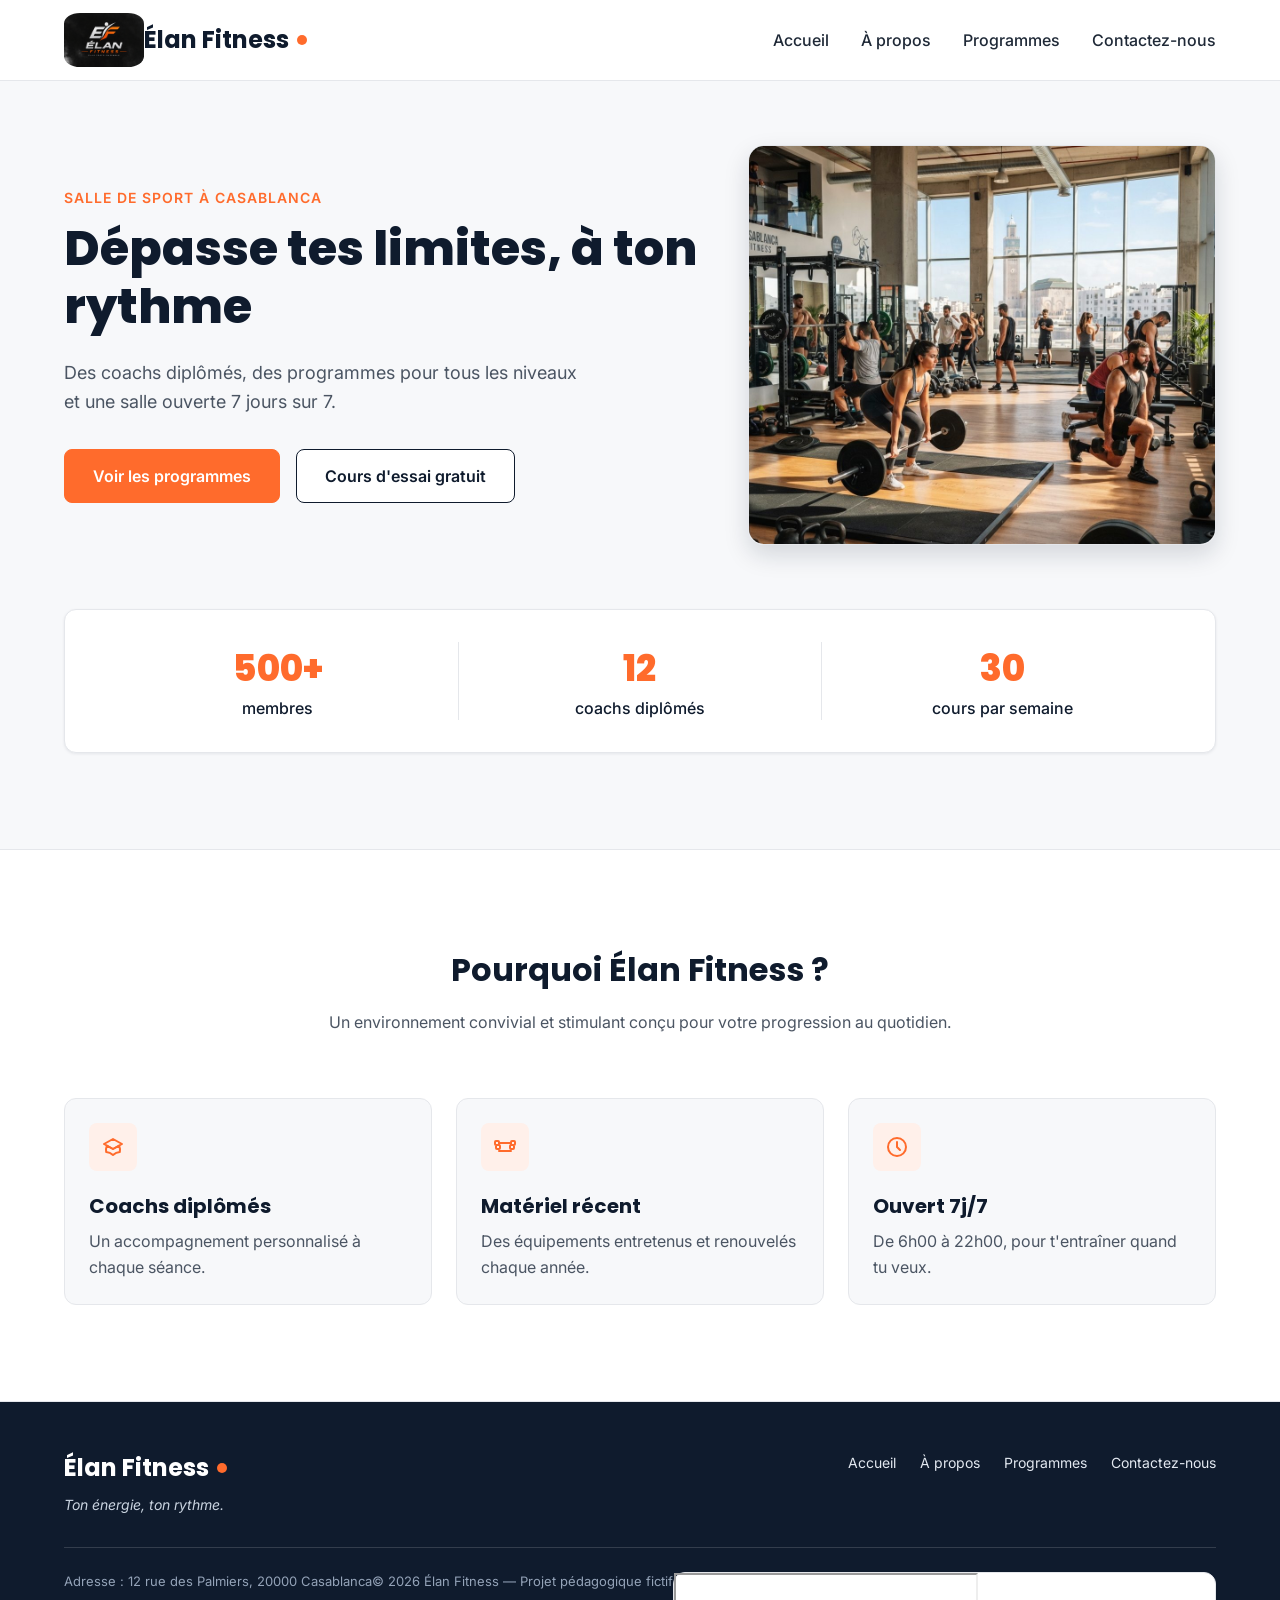
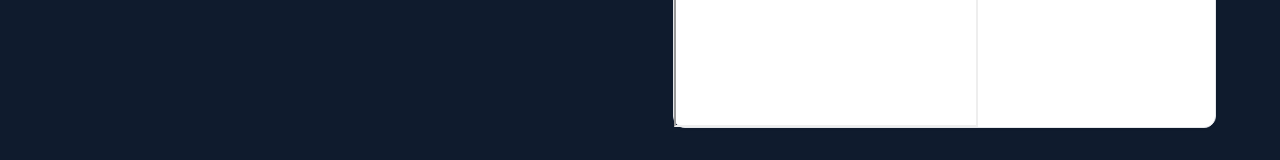
<file: index.html>
<html lang="fr">
<head>
  <meta charset="UTF-8">
  <meta name="viewport" content="width=device-width, initial-scale=1">
  <meta name="description" content="Élan Fitness, salle de sport à Casablanca : musculation, yoga, cardio et boxe fitness avec des coachs diplômés. Réservez votre cours d'essai gratuit.">
  <title>Élan Fitness | Salle de sport à Casablanca</title>
  <link rel="icon" type="image/png" href="./Logof.png">

  <link rel="preconnect" href="https://fonts.googleapis.com">
  <link rel="preconnect" href="https://fonts.gstatic.com" crossorigin>
  <link href="https://fonts.googleapis.com/css2?family=Inter:wght@400;500;600&family=Poppins:wght@600;700;800&display=swap" rel="stylesheet">
   <meta name="viewport" content="width=device-width, initial-scale=1.0">
 

 <link rel="stylesheet" href="style.css">
</head>

<body>


<header class="en-tete">
  <div class="conteneur en-tete-contenu">

    <a href="index.html" class="logo">
      <img id="imlogo" src="Logof.png" alt="Logo Élan Fitness">
      Élan Fitness
    </a>

    <input type="checkbox" id="menu-toggle">

    <label for="menu-toggle" class="burger">
      <span></span>
      <span></span>
      <span></span>
    </label>

    <nav class="navigation-principale"
         aria-label="Navigation principale">
      <ul class="menu">
        <li><a href="index.html">Accueil</a></li>
        <li><a href="a-propos.html">À propos</a></li>
        <li><a href="programmes.html">Programmes</a></li>
        <li><a href="contacte.html">Contactez-nous</a></li>
      </ul>
    </nav>

  </div>
</header>


  <main>

    <section id="accueil" class="hero">
      <div class="conteneur">
        

        <div class="hero-contenu" >
          <div class="hero-texte">
            <p class="sur-titre">Salle de sport à Casablanca</p>
            <h1>Dépasse tes limites, à ton rythme</h1>
            <p class="hero-description">
              Des coachs diplômés, des programmes pour tous les niveaux et une salle ouverte 7 jours sur 7.
            </p>
            <div class="boutons">
              <a href="#programmes" class="bouton bouton-principal">Voir les programmes</a>
              <a href="#contact" class="bouton bouton-secondaire">Cours d'essai gratuit</a>
            </div>
          </div>

          <img class="hero-image" src="img/hero.jpg" alt="Des personnes s'entraînent dans une salle de sport lumineuse à Casablanca">
        </div>

        <div class="chiffres">
          <div class="chiffre">
            <p class="chiffre-nombre">500+</p>
            <p>membres</p>
          </div>
          <div class="chiffre">
            <p class="chiffre-nombre">12</p>
            <p>coachs diplômés</p>
          </div>
          <div class="chiffre">
            <p class="chiffre-nombre">30</p>
            <p>cours par semaine</p>
          </div>
        </div>

      </div>
    </section>

    <section class="section section-blanche">
      <div class="conteneur">

        <div class="section-titre">
          <h2>Pourquoi Élan Fitness ?</h2>
          <p>Un environnement convivial et stimulant conçu pour votre progression au quotidien.</p>
        </div>

        <div class="cartes">
          <article class="carte carte-avantage">
            <div class="icone"><img src="img/icone-coach.svg" alt=""></div>
            <h3>Coachs diplômés</h3>
            <p>Un accompagnement personnalisé à chaque séance.</p>
          </article>

          <article class="carte carte-avantage">
            <div class="icone"><img src="img/icone-materiel.svg" alt=""></div>
            <h3>Matériel récent</h3>
            <p>Des équipements entretenus et renouvelés chaque année.</p>
          </article>

          <article class="carte carte-avantage">
            <div class="icone"><img src="img/icone-horloge.svg" alt=""></div>
            <h3>Ouvert 7j/7</h3>
            <p>De 6h00 à 22h00, pour t'entraîner quand tu veux.</p>
          </article>
        </div>

      </div>
    </section>
  </main>

    <footer class="pied-de-page">
    <div class="conteneur">

      <div class="pied-haut">
        <div>
          <p class="logo logo-clair">Élan Fitness</p>
          <p class="slogan">Ton énergie, ton rythme.</p>
        </div>

        <nav aria-label="Navigation du pied de page">
          <ul class="menu menu-pied">
            <li><a href="index.html">Accueil</a></li>
            <li><a href="a-propos.html">À propos</a></li>
            <li><a href="programmes.html">Programmes</a></li>
            <li><a href="contacte.html">Contactez-nous</a></li>

          </ul>
        </nav>
      </div>

      <div class="pied-bas">
        <p>Adresse : 12 rue des Palmiers, 20000 Casablanca</p>
        <p>&copy; 2026 Élan Fitness — Projet pédagogique fictif</p>
        <div class="carte carte-maps">
  <iframe src="https://www.google.com/maps/embed?pb=!1m18!1m12!1m3!1d3372.7042066580752!2d-9.237788524661799!3d32.29292970856828!2m3!1f0!2f0!3f0!3m2!1i1024!2i768!4f13.1!3m3!1m2!1s0xdac211719897669%3A0x6f59fa5bb517f58a!2sYouCode%20Safi!5e0!3m2!1sfr!2sma!4v1791378780423!5m2!1sfr!2sma"referrerpolicy="strict-origin-when-cross-origin"></iframe>
        </div>

      </div>

    </div>

  </footer>

</body>
</html>
</file>
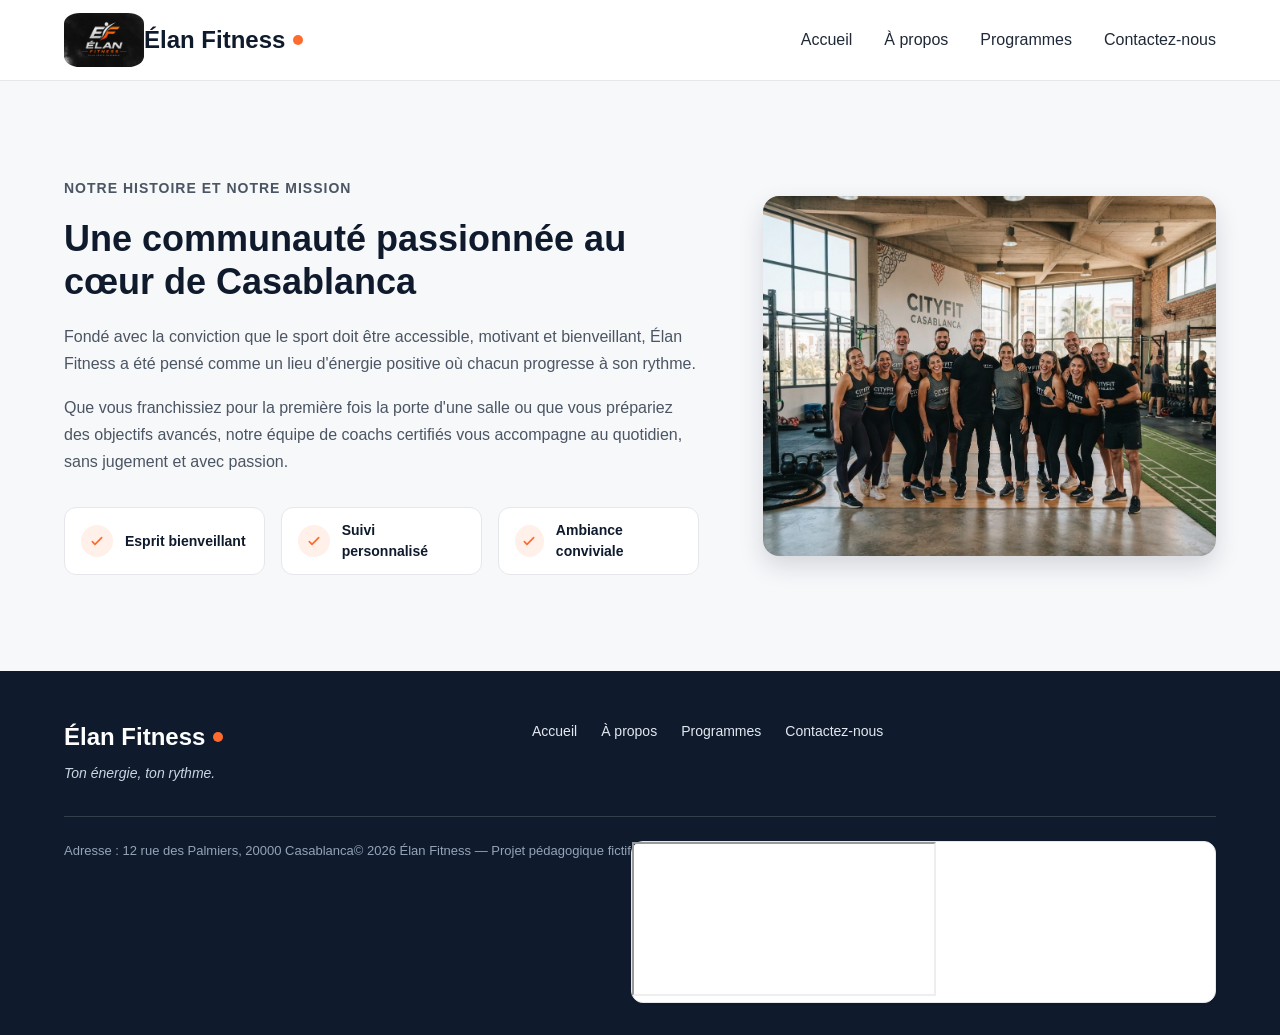
<file: a-propos.html>
<!DOCTYPE html>
 <html lang="en">
 <head>
    <meta charset="UTF-8">
    <meta name="viewport" content="width=device-width, initial-scale=1.0">
    <title>a-propos</title>
    <link rel="stylesheet" href="style.css">
      <link rel="icon" type="image/png" href="./Logof.png">
<meta name="viewport" content="width=device-width, initial-scale=1.0">
 <header class="en-tete">
  <div class="conteneur en-tete-contenu">

    <a href="index.html" class="logo">
      <img id="imlogo" src="Logof.png" alt="Logo Élan Fitness">
      Élan Fitness
    </a>

    <input type="checkbox" id="menu-toggle">

    <label for="menu-toggle" class="burger">
      <span></span>
      <span></span>
      <span></span>
    </label>

    <nav class="navigation-principale"
         aria-label="Navigation principale">
      <ul class="menu">
        <li><a href="index.html">Accueil</a></li>
        <li><a href="a-propos.html">À propos</a></li>
        <li><a href="programmes.html">Programmes</a></li>
        <li><a href="contacte.html">Contactez-nous</a></li>
      </ul>
    </nav>

  </div>
</header>


    <section id="a-propos" class="section">
      <div class="conteneur apropos-contenu">

        <div class="apropos-texte">
          <p class="sur-titre">Notre histoire et notre mission</p>
          <h2>Une communauté passionnée au cœur de Casablanca</h2>
          <p>
            Fondé avec la conviction que le sport doit être accessible, motivant et bienveillant,
            Élan Fitness a été pensé comme un lieu d'énergie positive où chacun progresse à son rythme.
          </p>
          <p>
            Que vous franchissiez pour la première fois la porte d'une salle ou que vous prépariez des
            objectifs avancés, notre équipe de coachs certifiés vous accompagne au quotidien, sans
            jugement et avec passion.
          </p>

          <ul class="valeurs">
            <li class="valeur">
              <div class="icone icone-petite"><img src="img/icone-check.svg" alt=""></div>
              <span>Esprit bienveillant</span>
            </li>
            <li class="valeur">
              <div class="icone icone-petite"><img src="img/icone-check.svg" alt=""></div>
              <span>Suivi personnalisé</span>
            </li>
            <li class="valeur">
              <div class="icone icone-petite"><img src="img/icone-check.svg" alt=""></div>
              <span>Ambiance conviviale</span>
            </li>
          </ul>
        </div>

        <img class="apropos-image" src="img/equipe.jpg" alt="L'équipe de coachs d'Élan Fitness réunie dans la salle">

      </div>
    </section>
     <footer class="pied-de-page">
    <div class="conteneur">

      <div class="pied-haut">
        <div>
          <p class="logo logo-clair">Élan Fitness</p>
          <p class="slogan">Ton énergie, ton rythme.</p>
        </div>

        <nav aria-label="Navigation du pied de page">
          <ul class="menu menu-pied">
            <li><a href="index.html">Accueil</a></li>
            <li><a href="a-propos.html">À propos</a></li>
            <li><a href="programmes.html">Programmes</a></li>
            <li><a href="contacte.html">Contactez-nous</li>

          </ul>
        </nav>
      </div>

      <div class="pied-bas">
        <p>Adresse : 12 rue des Palmiers, 20000 Casablanca</p>
        <p>&copy; 2026 Élan Fitness — Projet pédagogique fictif</p>
        <div class="carte carte-maps">
  <iframe src="https://www.google.com/maps/embed?pb=!1m18!1m12!1m3!1d3372.7042066580752!2d-9.237788524661799!3d32.29292970856828!2m3!1f0!2f0!3f0!3m2!1i1024!2i768!4f13.1!3m3!1m2!1s0xdac211719897669%3A0x6f59fa5bb517f58a!2sYouCode%20Safi!5e0!3m2!1sfr!2sma!4v1791378780423!5m2!1sfr!2sma"referrerpolicy="strict-origin-when-cross-origin"></iframe>
        </div>

      </div>

    </div>

  </footer>
    

 </body>
 </html>
</file>
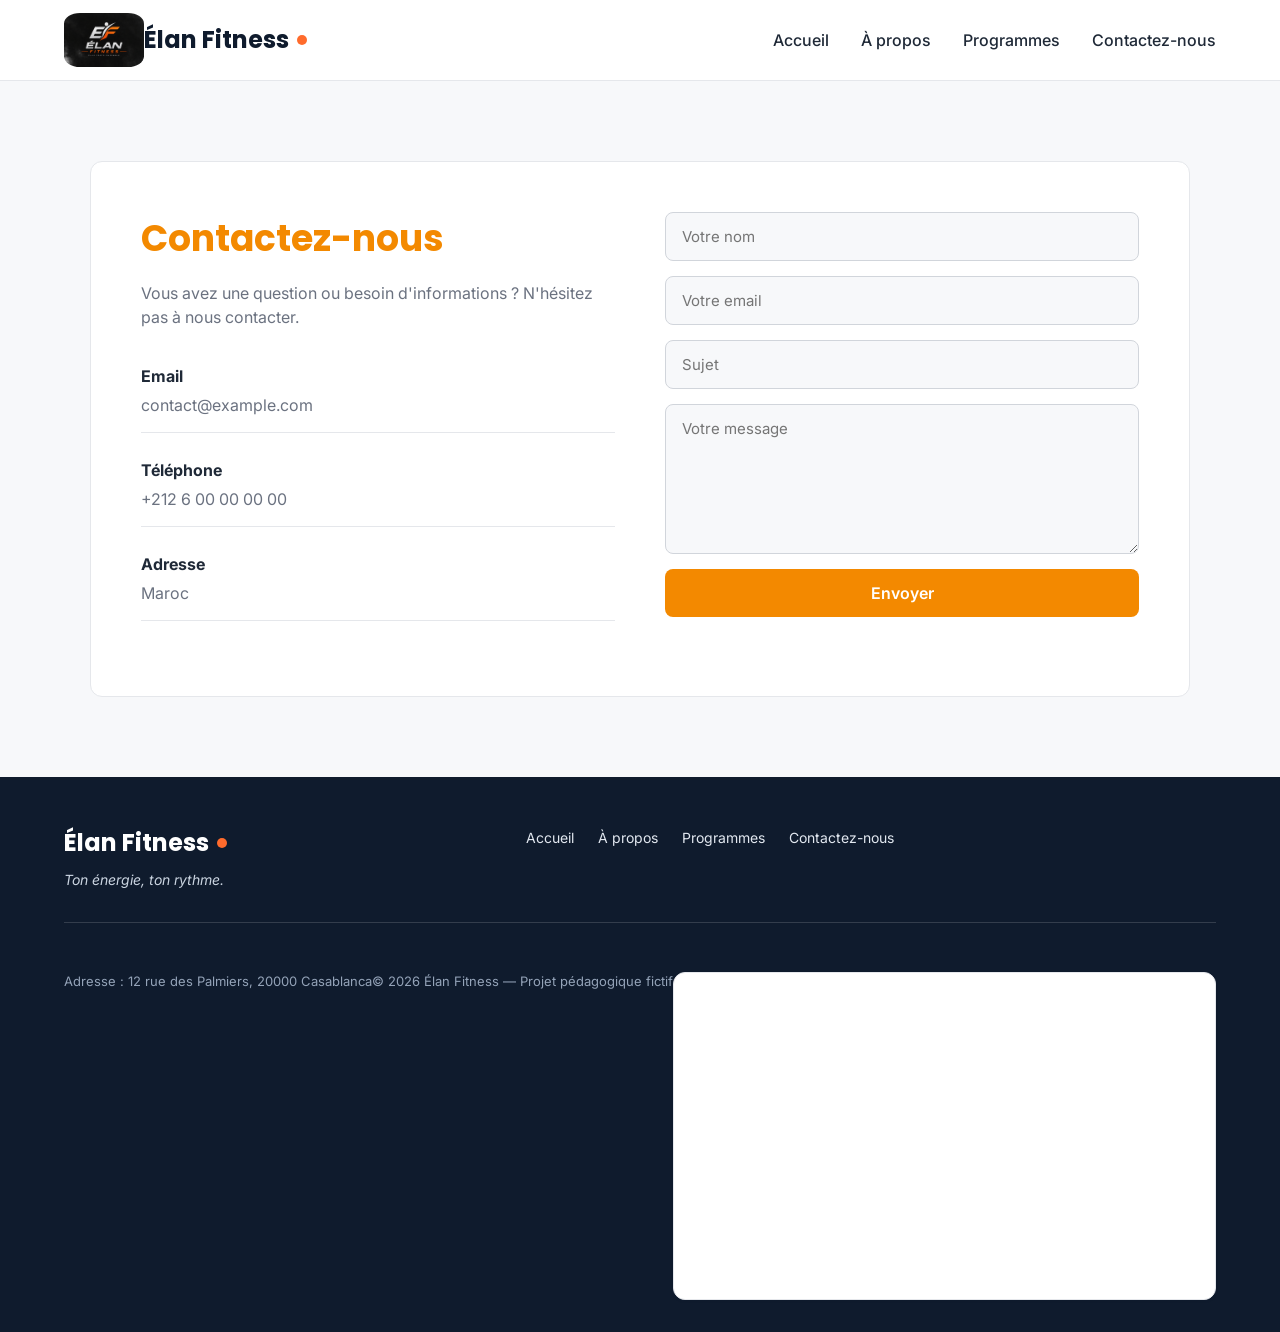
<file: contacte.html>
<!DOCTYPE html>
<html lang="en">
<head>
  <meta charset="UTF-8">
  <meta name="viewport" content="width=device-width, initial-scale=1">
  <meta name="description" content="Élan Fitness, salle de sport à Casablanca : musculation, yoga, cardio et boxe fitness avec des coachs diplômés. Réservez votre cours d'essai gratuit.">
  <title>Élan Fitness | Salle de sport à Casablanca</title>
  <link rel="icon" type="image/png" href="./Logof.png">

  <link rel="preconnect" href="https://fonts.googleapis.com">
  <link rel="preconnect" href="https://fonts.gstatic.com" crossorigin>
  <link href="https://fonts.googleapis.com/css2?family=Inter:wght@400;500;600&family=Poppins:wght@600;700;800&display=swap" rel="stylesheet">
   <meta name="viewport" content="width=device-width, initial-scale=1.0">
 
<link rel="stylesheet" href="stylecon.css">
 <link rel="stylesheet" href="style.css">
</head>
<body>
 <header class="en-tete">
  <div class="conteneur en-tete-contenu">

    <a href="index.html" class="logo">
      <img id="imlogo" src="Logof.png" alt="Logo Élan Fitness">
      Élan Fitness
    </a>

    <input type="checkbox" id="menu-toggle">

    <label for="menu-toggle" class="burger">
      <span></span>
      <span></span>
      <span></span>
    </label>

    <nav class="navigation-principale"
         aria-label="Navigation principale">
      <ul class="menu">
        <li><a href="index.html">Accueil</a></li>
        <li><a href="a-propos.html">À propos</a></li>
        <li><a href="programmes.html">Programmes</a></li>
        <li><a href="contacte.html">Contactez-nous</a></li>
      </ul>
    </nav>

  </div>
</header>

  
  <main>
    <section class="contact">
    <div class="contact-container">

        <div class="contact-info">
            <h2>Contactez-nous</h2>
            <p>
                Vous avez une question ou besoin d'informations ?
                N'hésitez pas à nous contacter.
            </p>

            <div class="info-item">
                <strong>Email</strong>
                <span>contact@example.com</span>
            </div>

            <div class="info-item">
                <strong>Téléphone</strong>
                <span>+212 6 00 00 00 00</span>
            </div>

            <div class="info-item">
                <strong>Adresse</strong>
                <span>Maroc</span>
            </div>
        </div>

        <form class="contact-form">
            <input type="text" placeholder="Votre nom">
            <input type="email" placeholder="Votre email">
            <input type="text" placeholder="Sujet">
            <textarea placeholder="Votre message"></textarea>
            <button type="submit">Envoyer</button>
        </form>

    </div>
</section>
  </main>

  <footer class="pied-de-page">
    <div class="conteneur">

      <div class="pied-haut">
        <div>
          <p class="logo logo-clair">Élan Fitness</p>
          <p class="slogan">Ton énergie, ton rythme.</p>
        </div>

        <nav aria-label="Navigation du pied de page">
          <ul class="menu menu-pied">
            <li><a href="index.html">Accueil</a></li>
            <li><a href="a-propos.html">À propos</a></li>
            <li><a href="programmes.html">Programmes</a></li>
            <li><a href="contacte.html">Contactez-nous</li>

          </ul>
        </nav>
      </div>

      <div class="pied-bas">
        <p>Adresse : 12 rue des Palmiers, 20000 Casablanca</p>
        <p>&copy; 2026 Élan Fitness — Projet pédagogique fictif</p>
        <div class="carte carte-maps">
  <iframe src="https://www.google.com/maps/embed?pb=!1m18!1m12!1m3!1d3372.7042066580752!2d-9.237788524661799!3d32.29292970856828!2m3!1f0!2f0!3f0!3m2!1i1024!2i768!4f13.1!3m3!1m2!1s0xdac211719897669%3A0x6f59fa5bb517f58a!2sYouCode%20Safi!5e0!3m2!1sfr!2sma!4v1791378780423!5m2!1sfr!2sma"referrerpolicy="strict-origin-when-cross-origin"></iframe>        </div>

      </div>

    </div>

  </footer>
    
</body>
</html>
</file>
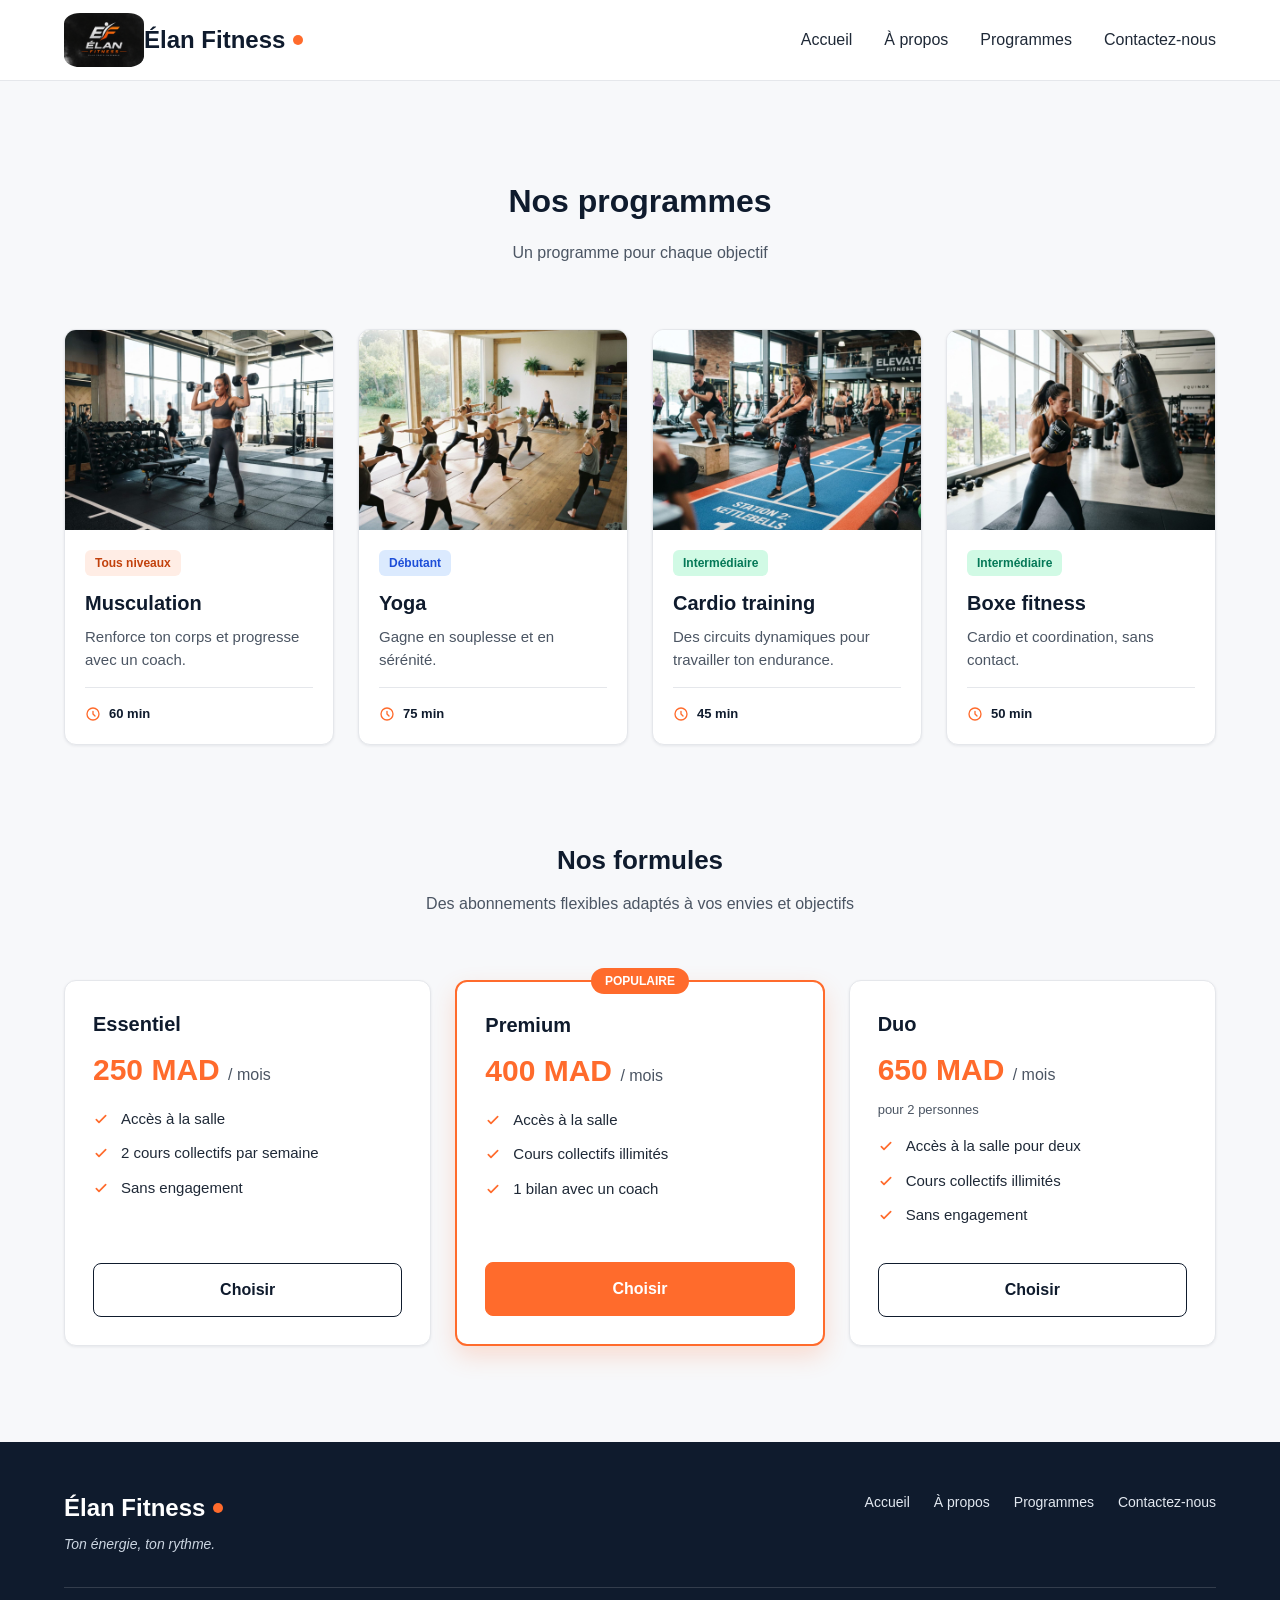
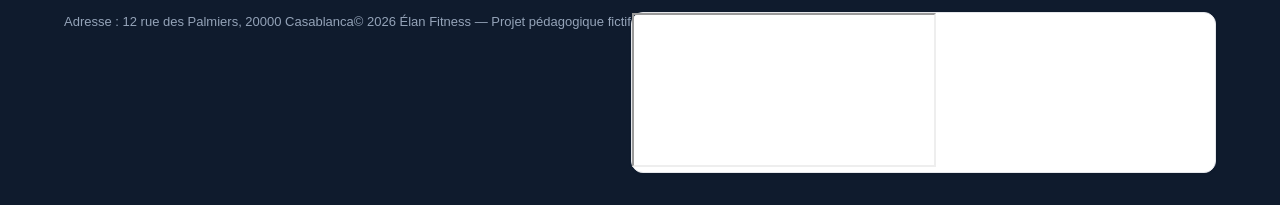
<file: programmes.html>
<!DOCTYPE html>
<html lang="en">
<head>
  <meta charset="UTF-8">
  <meta name="viewport" content="width=device-width, initial-scale=1.0">
  <title>programmes</title>
  <link rel="stylesheet" href="style.css">
    <link rel="icon" type="image/png" href="./Logof.png">
<meta name="viewport" content="width=device-width, initial-scale=1.0">
</head>
<body>
<header class="en-tete">
  <div class="conteneur en-tete-contenu">

    <a href="index.html" class="logo">
      <img id="imlogo" src="Logof.png" alt="Logo Élan Fitness">
      Élan Fitness
    </a>

    <input type="checkbox" id="menu-toggle">

    <label for="menu-toggle" class="burger">
      <span></span>
      <span></span>
      <span></span>
    </label>

    <nav class="navigation-principale"
         aria-label="Navigation principale">
      <ul class="menu">
        <li><a href="index.html">Accueil</a></li>
        <li><a href="a-propos.html">À propos</a></li>
        <li><a href="programmes.html">Programmes</a></li>
        <li><a href="contacte.html">Contactez-nous</a></li>
      </ul>
    </nav>

  </div>
</header>


  <section id="programmes" class="section">
      <div class="conteneur">

        <div class="section-titre">
          <h2>Nos programmes</h2>
          <p>Un programme pour chaque objectif</p>
        </div>

        <div class="cartes">

          <article class="carte carte-programme">
            <img src="img/musculation.jpg" alt="Une sportive soulève des haltères dans l'espace musculation">
            <div class="programme-corps">
              <span class="etiquette etiquette-orange">Tous niveaux</span>
              <h3>Musculation</h3>
              <p>Renforce ton corps et progresse avec un coach.</p>
              <p class="duree"><img src="img/icone-duree.svg" alt="">60 min</p>
            </div>
          </article>

          <article class="carte carte-programme">
            <img src="img/yoga.jpg" alt="Un groupe pratique le yoga sur des tapis dans une salle lumineuse">
            <div class="programme-corps">
              <span class="etiquette etiquette-bleue">Débutant</span>
              <h3>Yoga</h3>
              <p>Gagne en souplesse et en sérénité.</p>
              <p class="duree"><img src="img/icone-duree.svg" alt="">75 min</p>
            </div>
          </article>

          <article class="carte carte-programme">
            <img src="img/cardio.jpg" alt="Des sportifs suivent un circuit de cardio training avec des kettlebells">
            <div class="programme-corps">
              <span class="etiquette etiquette-verte">Intermédiaire</span>
              <h3>Cardio training</h3>
              <p>Des circuits dynamiques pour travailler ton endurance.</p>
              <p class="duree"><img src="img/icone-duree.svg" alt="">45 min</p>
            </div>
          </article>

          <article class="carte carte-programme">
            <img src="img/boxe.jpg" alt="Une sportive frappe un sac de frappe pendant un cours de boxe fitness">
            <div class="programme-corps">
              <span class="etiquette etiquette-verte">Intermédiaire</span>
              <h3>Boxe fitness</h3>
              <p>Cardio et coordination, sans contact.</p>
              <p class="duree"><img src="img/icone-duree.svg" alt="">50 min</p>
            </div>
          </article>

        </div>

        <div class="formules">

          <div class="section-titre">
            <h3>Nos formules</h3>
            <p>Des abonnements flexibles adaptés à vos envies et objectifs</p>
          </div>

          <div class="cartes">

            <article class="carte formule">
              <h4>Essentiel</h4>
              <p class="prix">250 MAD <span>/ mois</span></p>
              <ul class="formule-liste">
                <li>Accès à la salle</li>
                <li>2 cours collectifs par semaine</li>
                <li>Sans engagement</li>
              </ul>
              <a href="#contact" class="bouton bouton-secondaire">Choisir</a>
            </article>

            <article class="carte formule formule-populaire">
              <p class="badge-populaire">Populaire</p>
              <h4>Premium</h4>
              <p class="prix">400 MAD <span>/ mois</span></p>
              <ul class="formule-liste">
                <li>Accès à la salle</li>
                <li>Cours collectifs illimités</li>
                <li>1 bilan avec un coach</li>
              </ul>
              <a href="#contact" class="bouton bouton-principal">Choisir</a>
            </article>

            <article class="carte formule">
              <h4>Duo</h4>
              <p class="prix">650 MAD <span>/ mois</span></p>
              <p class="prix-note">pour 2 personnes</p>
              <ul class="formule-liste">
                <li>Accès à la salle pour deux</li>
                <li>Cours collectifs illimités</li>
                <li>Sans engagement</li>
              </ul>
              <a href="#contact" class="bouton bouton-secondaire">Choisir</a>
            </article>

          </div>
        </div>

      </div>
    </section>
    <footer class="pied-de-page">
    <div class="conteneur">

      <div class="pied-haut">
        <div>
          <p class="logo logo-clair">Élan Fitness</p>
          <p class="slogan">Ton énergie, ton rythme.</p>
        </div>

        <nav aria-label="Navigation du pied de page">
          <ul class="menu menu-pied">
            <li><a href="index.html">Accueil</a></li>
            <li><a href="a-propos.html">À propos</a></li>
            <li><a href="programmes.html">Programmes</a></li>
            <li><a href="contacte.html">Contactez-nous</a></li>

          </ul>
        </nav>
      </div>

      <div class="pied-bas">
        <p>Adresse : 12 rue des Palmiers, 20000 Casablanca</p>
        <p>&copy; 2026 Élan Fitness — Projet pédagogique fictif</p>
        <div class="carte carte-maps">
                  <iframe src="https://www.google.com/maps/embed?pb=!1m18!1m12!1m3!1d3372.7042066580752!2d-9.237788524661799!3d32.29292970856828!2m3!1f0!2f0!3f0!3m2!1i1024!2i768!4f13.1!3m3!1m2!1s0xdac211719897669%3A0x6f59fa5bb517f58a!2sYouCode%20Safi!5e0!3m2!1sfr!2sma!4v1791378780423!5m2!1sfr!2sma"referrerpolicy="strict-origin-when-cross-origin"></iframe>
        </div>

      </div>

    </div>
      

  </footer>

</body>
</html>
</file>
<file: style.css>
* {
  box-sizing: border-box;
  margin: 0;
  padding: 0;
}

html {
  scroll-behavior: smooth;
}

body {
  font-family: 'Inter', Arial, sans-serif;
  font-size: 16px;
  line-height: 1.5;
  color: #1F2937;
  background-color: #F7F8FA;
}
#imlogo{
  width: 80px ;
  border-radius: 20%;
}

h1, h2, h3, h4 {
  font-family: 'Poppins', Arial, sans-serif;
  color: #0F1B2D;
}

a {
  color: inherit;
  text-decoration: none;
}

ul {
  list-style: none;
}

img {
  display: block;
  max-width: 100%;
}

a:focus-visible,
button:focus-visible {
  outline: 3px solid #FF6B2C;
  outline-offset: 2px;
}

.conteneur {
  width: 100%;
  max-width: 1200px;
  margin: 0 auto;
  padding: 0 24px;
}

.section {
  padding: 96px 0;
}

.section-blanche {
  background-color: #FFFFFF;
  border-top: 1px solid #E5E7EB;
  border-bottom: 1px solid #E5E7EB;
}

.section-titre {
  max-width: 640px;
  margin: 0 auto 64px;
  text-align: center;
}

.section-titre h2 {
  font-size: 32px;
  margin-bottom: 16px;
}

.section-titre h3 {
  font-size: 26px;
  margin-bottom: 12px;
}

.section-titre p {
  color: #4B5563;
}

.sur-titre {
  font-size: 14px;
  font-weight: 600;
  color: #FF6B2C;
  text-transform: uppercase;
  letter-spacing: 1px;
  margin-bottom: 12px;
}

.bouton {
  display: inline-block;
  padding: 14px 28px;
  border-radius: 8px;
  font-size: 16px;
  font-weight: 600;
  text-align: center;
  cursor: pointer;
}

.bouton-principal {
  background-color: #FF6B2C;
  border: 1px solid #FF6B2C;
  color: #FFFFFF;
}

.bouton-principal:hover {
  background-color: #F05817;
}

.bouton-secondaire {
  background-color: #FFFFFF;
  border: 1px solid #0F1B2D;
  color: #0F1B2D;
}

.bouton-secondaire:hover {
  background-color: #F3F4F6;
}

.cartes {
  display: flex;
  gap: 24px;
}

.carte {
  flex: 1;
  background-color: #FFFFFF;
  border: 1px solid #E5E7EB;
  border-radius: 12px;
  box-shadow: 0 1px 3px rgba(15, 27, 45, 0.08);
}

.icone {
  width: 48px;
  height: 48px;
  background-color: #FFF0EA;
  border-radius: 8px;
  display: flex;
  align-items: center;
  justify-content: center;
}

.icone img {
  width: 24px;
  height: 24px;
}

.icone-petite {
  width: 32px;
  height: 32px;
  border-radius: 50%;
}

.icone-petite img {
  width: 16px;
  height: 16px;
}

.en-tete {
  position: sticky;
  top: 0;
  z-index: 10;
  background-color: #FFFFFF;
  border-bottom: 1px solid #E5E7EB;
}

.en-tete-contenu {
  height: 80px;
  display: flex;
  align-items: center;
  justify-content: space-between;
}

.logo {
  display: flex;
  align-items: center;
  font-family: 'Poppins', Arial, sans-serif;
  font-size: 24px;
  font-weight: 700;
  color: #0F1B2D;
}

.logo::after {
  content: "";
  width: 10px;
  height: 10px;
  margin-left: 8px;
  background-color: #FF6B2C;
  border-radius: 50%;
}

.menu {
  display: flex;
  gap: 32px;
  
}

.menu a {
  font-weight: 500;
  padding-bottom: 4px;
  border-bottom: 2px solid transparent;
}

.menu a:hover {
  color: #FF6B2C;
}

.menu .lien-actif {
  color: #FF6B2C;
  font-weight: 600;
  border-bottom-color: #FF6B2C;
}

.hero {
  padding: 64px 0 96px;
}

.hero-contenu {
  display: flex;
  align-items: center;
  gap: 32px;
}

.hero-texte {
  flex: 7;
}

.hero-texte h1 {
  font-size: 48px;
  font-weight: 800;
  line-height: 1.2;
  margin-bottom: 24px;
}

.hero-description {
  max-width: 520px;
  font-size: 18px;
  line-height: 1.6;
  color: #4B5563;
  margin-bottom: 32px;
}

.boutons {
  display: flex;
  flex-wrap: wrap;
  gap: 16px;
}

.hero-image {
  flex: 5;
  min-width: 0;
  height: 400px;
  object-fit: cover;
  border-radius: 16px;
  border: 1px solid #E5E7EB;
  box-shadow: 0 10px 25px rgba(15, 27, 45, 0.15);
}

.chiffres {
  display: flex;
  margin-top: 64px;
  padding: 32px;
  background-color: #FFFFFF;
  border: 1px solid #E5E7EB;
  border-radius: 12px;
  box-shadow: 0 1px 3px rgba(15, 27, 45, 0.08);
}

.chiffre {
  flex: 1;
  text-align: center;
  font-weight: 500;
  color: #0F1B2D;
}

.chiffre + .chiffre {
  border-left: 1px solid #E5E7EB;
}

.chiffre-nombre {
  font-family: 'Poppins', Arial, sans-serif;
  font-size: 36px;
  font-weight: 800;
  color: #FF6B2C;
}

.carte-avantage {
  padding: 24px;
  background-color: #F7F8FA;
  box-shadow: none;
}

.carte-avantage .icone {
  margin-bottom: 20px;
}

.carte-avantage h3 {
  font-size: 20px;
  margin-bottom: 8px;
}

.carte-avantage p {
  color: #4B5563;
  line-height: 1.6;
}

.apropos-contenu {
  display: flex;
  align-items: center;
  gap: 64px;
}

.apropos-texte {
  flex: 7;
}

.apropos-texte h2 {
  font-size: 36px;
  line-height: 1.2;
  margin-bottom: 20px;
}

.apropos-texte p {
  color: #4B5563;
  line-height: 1.7;
  margin-bottom: 16px;
}

.valeurs {
  display: flex;
  gap: 16px;
  margin-top: 32px;
}

.valeur {
  flex: 1;
  display: flex;
  align-items: center;
  gap: 12px;
  padding: 12px 16px;
  background-color: #FFFFFF;
  border: 1px solid #E5E7EB;
  border-radius: 12px;
  font-family: 'Poppins', Arial, sans-serif;
  font-size: 14px;
  font-weight: 600;
  color: #0F1B2D;
}

.apropos-image {
  flex: 5;
  min-width: 0;
  height: 360px;
  object-fit: cover;
  border-radius: 16px;
  box-shadow: 0 10px 25px rgba(15, 27, 45, 0.15);
}

.carte-programme {
  display: flex;
  flex-direction: column;
  overflow: hidden;
}

.carte-programme > img {
  width: 100%;
  height: 200px;
  object-fit: cover;
}

.programme-corps {
  flex: 1;
  display: flex;
  flex-direction: column;
  padding: 20px;
}

.programme-corps h3 {
  font-size: 20px;
  margin-bottom: 8px;
}

.programme-corps p {
  font-size: 15px;
  color: #4B5563;
}

.etiquette {
  align-self: flex-start;
  padding: 4px 10px;
  margin-bottom: 12px;
  border-radius: 6px;
  font-size: 12px;
  font-weight: 600;
}

.etiquette-orange {
  background-color: #FFEDE5;
  color: #C2410C;
}

.etiquette-bleue {
  background-color: #DBEAFE;
  color: #1D4ED8;
}

.etiquette-verte {
  background-color: #D1FAE5;
  color: #047857;
}

.programme-corps .duree {
  display: flex;
  align-items: center;
  gap: 8px;
  margin-top: auto;
  padding-top: 16px;
  border-top: 1px solid #E5E7EB;
  font-size: 13px;
  font-weight: 600;
  color: #0F1B2D;
}

.programme-corps h3 + p {
  margin-bottom: 16px;
}

.duree img {
  width: 16px;
  height: 16px;
}

.formules {
  margin-top: 96px;
}

.formule {
  position: relative;
  display: flex;
  flex-direction: column;
  padding: 28px;
}

.formule h4 {
  font-size: 20px;
}

.prix {
  margin: 8px 0 16px;
  font-family: 'Poppins', Arial, sans-serif;
  font-size: 30px;
  font-weight: 800;
  color: #FF6B2C;
}

.prix span {
  font-family: 'Inter', Arial, sans-serif;
  font-size: 16px;
  font-weight: 500;
  color: #4B5563;
}

.prix-note {
  margin: -8px 0 16px;
  font-size: 13px;
  color: #4B5563;
}

.formule-liste {
  flex: 1;
  margin-bottom: 24px;
}

.formule-liste li {
  padding-left: 28px;
  margin-bottom: 12px;
  font-size: 15px;
  background-image: url('img/icone-check.svg');
  background-repeat: no-repeat;
  background-position: left center;
  background-size: 16px;
}

.formule .bouton {
  display: block;
}

.formule-populaire {
  border: 2px solid #FF6B2C;
  box-shadow: 0 10px 25px rgba(255, 107, 44, 0.2);
}

.badge-populaire {
  position: absolute;
  top: -14px;
  left: 50%;
  transform: translateX(-50%);
  padding: 4px 14px;
  background-color: #FF6B2C;
  border-radius: 999px;
  font-size: 12px;
  font-weight: 700;
  text-transform: uppercase;
  color: #FFFFFF;
}

.pied-de-page {
  padding: 48px 0 32px;
  background-color: #0F1B2D;
  color: #FFFFFF;
}

.pied-haut {
  display: flex;
  justify-content: space-between;
  align-items: flex-start;
  padding-bottom: 32px;
  border-bottom: 1px solid rgba(255, 255, 255, 0.15);
}

.logo-clair {
  color: #FFFFFF;
}

.slogan {
  margin-top: 8px;
  font-size: 14px;
  font-style: italic;
  color: #CBD5E1;
}

.menu-pied {
  gap: 24px;
}

.menu-pied a {
  font-size: 14px;
  font-weight: 400;
  color: #E2E8F0;
}

.pied-bas {
  display: flex;
  justify-content: space-between;
  margin-top: 24px;
  font-size: 13px;
  color: #94A3B8;
}

#fo{
  margin-right:  100px;
  border-radius: 15px;
    width: 100px;
    height: 70px;
}



@media (max-width: 992px) {

  .conteneur {
    padding: 0 20px;
  }

  .menu {
    gap: 20px;
  }

  .hero-texte h1 {
    font-size: 40px;
  }

  .hero-image {
    height: 350px;
  }

  .apropos-contenu {
    gap: 40px;
  }

  .apropos-texte h2 {
    font-size: 32px;
  }

}



@media (max-width: 768px) {

  .conteneur {
    width: 100%;
    padding: 0 16px;
  }

  .section {
    padding: 64px 0;
  }

  
  .en-tete-contenu {
    height: auto;
    min-height: 70px;
  }

  .menu {
    gap: 12px;
  }

  .menu a {
    font-size: 14px;
  }

  
  .hero {
    padding: 48px 0 64px;
  }

  .hero-contenu {
    flex-direction: column;
  }

  .hero-texte {
    width: 100%;
  }

  .hero-texte h1 {
    font-size: 34px;
  }

  .hero-description {
    font-size: 16px;
  }

  .hero-image {
    width: 100%;
    height: 280px;
  }

  
  .boutons {
    flex-direction: column;
  }

  .bouton {
    width: 100%;
  }

  
  .chiffres {
    flex-direction: column;
    gap: 20px;
    padding: 24px;
  }

  .chiffre + .chiffre {
    border-left: none;
    border-top: 1px solid #E5E7EB;
    padding-top: 20px;
  }

  
  .cartes {
    flex-direction: column;
  }

  
  .apropos-contenu {
    flex-direction: column;
    gap: 32px;
  }

  .apropos-texte,
  .apropos-image {
    width: 100%;
  }

  .apropos-texte h2 {
    font-size: 30px;
  }

  .apropos-image {
    height: 280px;
  }

  
  .valeurs {
    flex-direction: column;
  }

  
  .section-titre {
    margin-bottom: 40px;
  }

  .section-titre h2 {
    font-size: 28px;
  }

  
  .pied-haut {
    flex-direction: column;
    gap: 24px;
  }

  .pied-bas {
    flex-direction: column;
    gap: 20px;
  }

}




 
/* Cacher la case à cocher */
#menu-toggle {
  display: none;
}

/* Style du burger */
.burger {
  display: none;
  cursor: pointer;
  padding: 8px;
}

.burger span {
  display: block;
  width: 27px;
  height: 3px;
  margin: 5px 0;
  background-color: #0F1B2D;
  border-radius: 3px;
}
.carte carte-maps{
  margin-top: 40px;


}
.carte carte-maps iframe{
  width: 100%;
  height: 300px;

}
  



/* Version mobile */
@media (max-width: 768px) {

  .en-tete-contenu {
    position: relative;
    height: 70px;
    min-height: 70px;
    flex-direction: row;
    justify-content: space-between;
    align-items: center;
    gap: 0;
  }

  .logo {
    font-size: 20px;
  }

  #imlogo {
    width: 55px;
  }

  .burger {
    display: block;
  }

  .navigation-principale {
    display: none;
    position: absolute;
    top: 100%;
    left: 0;
    width: 100%;
    padding: 15px 20px;
    background-color: #FFFFFF;
    border-top: 1px solid #E5E7EB;
    box-shadow: 0 8px 15px rgba(15, 27, 45, 0.1);
    z-index: 1000;
  }

  /* Afficher le menu quand la case est cochée */
  #menu-toggle:checked ~ .navigation-principale {
    display: block;
  }

  .navigation-principale .menu {
    flex-direction: column;
    gap: 0;
  }

  .navigation-principale .menu a {
    display: block;
    padding: 12px 0;
    font-size: 16px;
  }

  #menu-toggle:focus-visible + .burger {
    outline: 3px solid #FF6B2C;
    outline-offset: 2px;
  }
  
  .en-tete-contenu {
    position: relative;
    display: flex;
    justify-content: center;
    align-items: center;
    height: 70px;
  }

  .logo {
    position: absolute;
    left: 50%;
    transform: translateX(-50%);
    font-size: 0;
  }

  #imlogo {
    width: 55px;
    height: auto;
    display: block;
  }

  .logo::after {
    display: none;
  }

  .burger {
    display: block;
    position: absolute;
    right: 16px;
  }
}
@media (max-width: 768px) {
  .carte-maps iframe {
    height: 300px;
  }
}
</file>
<file: stylecon.css>
* {
  box-sizing: border-box;
  margin: 0;
  padding: 0;
}

html {
  scroll-behavior: smooth;
}

body {
  font-family: "Inter", Arial, sans-serif;
  color: #1f2937;
  background-color: #f7f8fa;
  line-height: 1.6;
}
.conteneur {
  width: 90%;
  max-width: 1200px;
  margin: auto;
}
.contact {
  padding: 80px 20px;
}

.contact-container {
  max-width: 1100px;
  margin: auto;
  display: grid;
  grid-template-columns: 1fr 1fr;
  gap: 50px;
  background-color: #ffffff;
  padding: 50px;
  border-radius: 12px;
  border: 1px solid #e5e7eb;
}


.contact-info h2 {
  font-family: "Poppins", sans-serif;
  font-size: 36px;
  color: #f38900;
  margin-bottom: 15px;
}

.contact-info > p {
  color: #6b7280;
  margin-bottom: 35px;
}

.info-item {
  margin-bottom: 25px;
  padding-bottom: 15px;
  border-bottom: 1px solid #e5e7eb;
}

.info-item strong {
  display: block;
  color: #1f2937;
  margin-bottom: 5px;
}

.info-item span {
  color: #6b7280;
}



.contact-form {
  display: flex;
  flex-direction: column;
  gap: 15px;
}

.contact-form input,
.contact-form textarea {
  width: 100%;
  padding: 14px 16px;
  font-family: "Inter", sans-serif;
  font-size: 15px;
  color: #1f2937;
  background-color: #f7f8fa;
  border: 1px solid #d1d5db;
  border-radius: 8px;
  outline: none;
}

.contact-form input:focus,
.contact-form textarea:focus {
  border-color: #f38900;
  background-color: #ffffff;
}

.contact-form textarea {
  min-height: 150px;
  resize: vertical;
}

.contact-form button {
  padding: 14px 20px;
  border: none;
  border-radius: 8px;
  background-color: #f38900;
  color: #ffffff;
  font-family: "Inter", sans-serif;
  font-size: 16px;
  font-weight: 600;
  cursor: pointer;
  transition: 0.3s;
}

.contact-form button:hover {
  background-color: #f38900;
}



.pied-de-page {
  background-color: #1f2937;
  color: #ffffff;
  padding: 50px 0 25px;
}

.pied-haut {
  display: flex;
  justify-content: space-between;
  align-items: center;
  gap: 30px;
  padding-bottom: 30px;
  border-bottom: 1px solid #374151;
}

.logo-clair {
  color: #ffffff;
  margin-bottom: 5px;
}

.slogan {
  color: #9ca3af;
}

.menu-pied a {
  color: #d1d5db;
}

.menu-pied a:hover {
  color:#f38900;
}

.pied-bas {
  padding-top: 25px;
  color: #9ca3af;
  font-size: 14px;
}

.pied-bas p {
  margin-bottom: 10px;
}

.pied-bas iframe {
  width: 100%;
  height: 300px;
  margin-top: 20px;
  border: 0;
  border-radius: 10px;
}
.carte carte-maps{
  margin-top: 40px;


}
.carte carte-maps iframe{
  width: 100%;
  height: 300px;
  
}
@media (max-width: 768px) {
  .carte-maps iframe {
    height: 300px;
  }
}


@media (max-width: 992px) {

  .contact-container {
    gap: 30px;
    padding: 35px;
  }

}



@media (max-width: 768px) {

  .contact {
    padding: 50px 16px;
  }

  .contact-container {
    grid-template-columns: 1fr;
    gap: 35px;
    padding: 25px 20px;
  }

  .contact-info h2 {
    font-size: 30px;
  }

  .contact-form input,
  .contact-form textarea {
    font-size: 16px;
  }

  .contact-form button {
    width: 100%;
  }

  .pied-haut {
    flex-direction: column;
    align-items: flex-start;
  }

}
</file>
